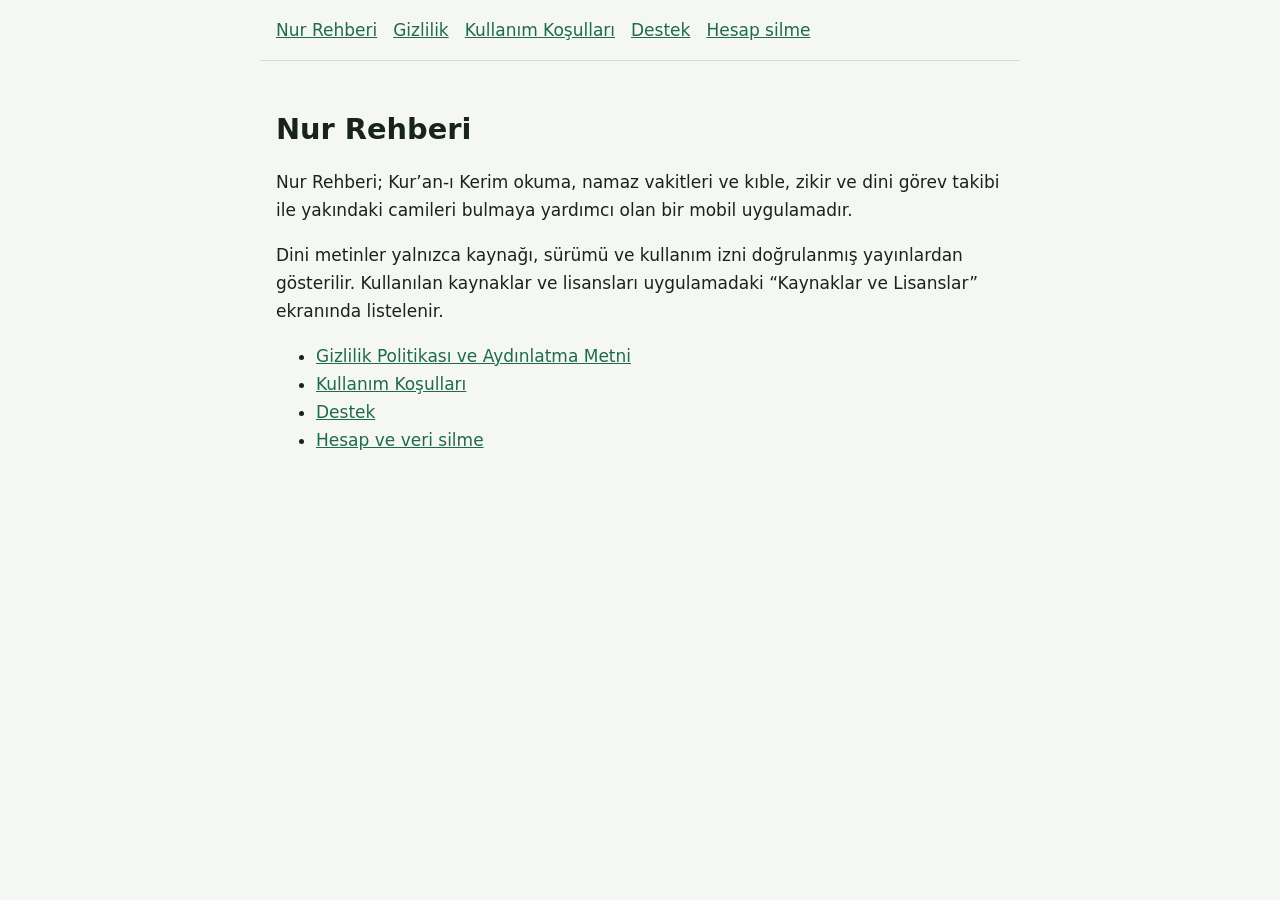
<file: index.html>
<!doctype html>
<html lang="tr">
<head>
<meta charset="utf-8">
<meta name="viewport" content="width=device-width, initial-scale=1">
<title>Nur Rehberi — Nur Rehberi</title>
<link rel="stylesheet" href="style.css">
</head>
<body>
<header><nav aria-label="Site"><a href="index.html">Nur Rehberi</a><a href="gizlilik.html">Gizlilik</a><a href="kosullar.html">Kullanım Koşulları</a><a href="destek.html">Destek</a><a href="hesap-silme.html">Hesap silme</a></nav></header>
<main>
<h1>Nur Rehberi</h1>
<p>Nur Rehberi; Kur’an-ı Kerim okuma, namaz vakitleri ve kıble, zikir ve dini görev takibi ile yakındaki camileri bulmaya yardımcı olan bir mobil uygulamadır.</p>
<p>Dini metinler yalnızca kaynağı, sürümü ve kullanım izni doğrulanmış yayınlardan gösterilir. Kullanılan kaynaklar ve lisansları uygulamadaki “Kaynaklar ve Lisanslar” ekranında listelenir.</p>
<ul>
  <li><a href="gizlilik.html">Gizlilik Politikası ve Aydınlatma Metni</a></li>
  <li><a href="kosullar.html">Kullanım Koşulları</a></li>
  <li><a href="destek.html">Destek</a></li>
  <li><a href="hesap-silme.html">Hesap ve veri silme</a></li>
</ul>
</main>
</body>
</html>
</file>
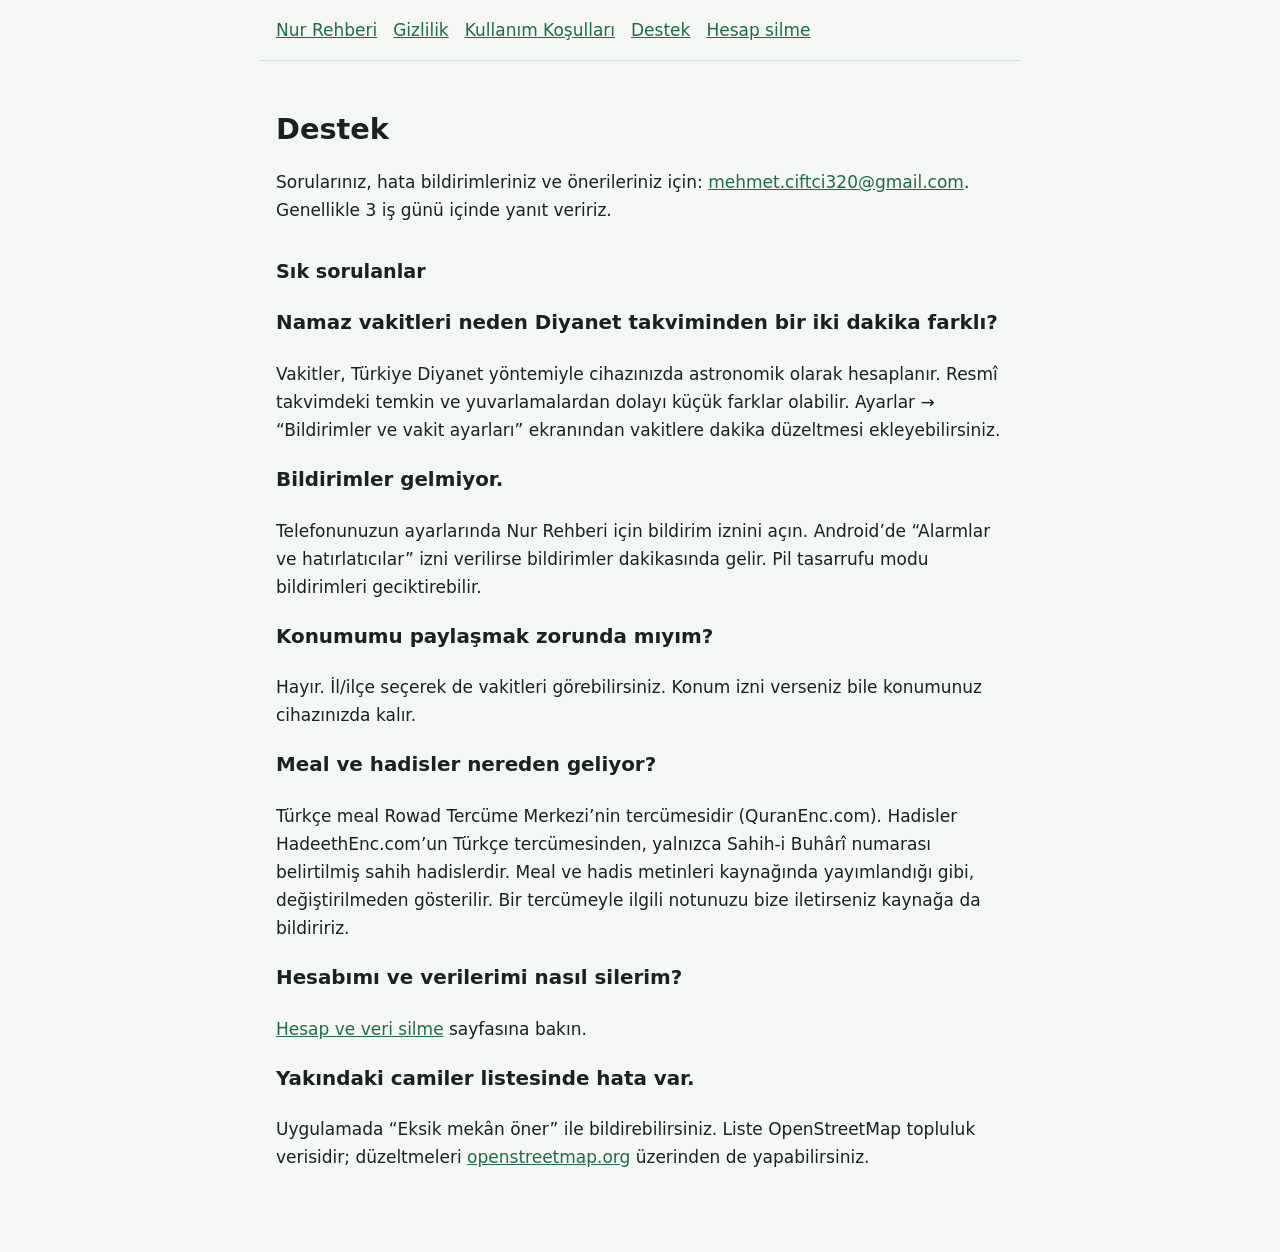
<file: destek.html>
<!doctype html>
<html lang="tr">
<head>
<meta charset="utf-8">
<meta name="viewport" content="width=device-width, initial-scale=1">
<title>Destek — Nur Rehberi</title>
<link rel="stylesheet" href="style.css">
</head>
<body>
<header><nav aria-label="Site"><a href="index.html">Nur Rehberi</a><a href="gizlilik.html">Gizlilik</a><a href="kosullar.html">Kullanım Koşulları</a><a href="destek.html">Destek</a><a href="hesap-silme.html">Hesap silme</a></nav></header>
<main>
<h1>Destek</h1>
<p>Sorularınız, hata bildirimleriniz ve önerileriniz için: <a href="mailto:mehmet.ciftci320@gmail.com">mehmet.ciftci320@gmail.com</a>. Genellikle 3 iş günü içinde yanıt veririz.</p>
<h2>Sık sorulanlar</h2>
<h3>Namaz vakitleri neden Diyanet takviminden bir iki dakika farklı?</h3>
<p>Vakitler, Türkiye Diyanet yöntemiyle cihazınızda astronomik olarak hesaplanır. Resmî takvimdeki temkin ve yuvarlamalardan dolayı küçük farklar olabilir. Ayarlar → “Bildirimler ve vakit ayarları” ekranından vakitlere dakika düzeltmesi ekleyebilirsiniz.</p>
<h3>Bildirimler gelmiyor.</h3>
<p>Telefonunuzun ayarlarında Nur Rehberi için bildirim iznini açın. Android’de “Alarmlar ve hatırlatıcılar” izni verilirse bildirimler dakikasında gelir. Pil tasarrufu modu bildirimleri geciktirebilir.</p>
<h3>Konumumu paylaşmak zorunda mıyım?</h3>
<p>Hayır. İl/ilçe seçerek de vakitleri görebilirsiniz. Konum izni verseniz bile konumunuz cihazınızda kalır.</p>
<h3>Meal ve hadisler nereden geliyor?</h3>
<p>Türkçe meal Rowad Tercüme Merkezi’nin tercümesidir (QuranEnc.com). Hadisler HadeethEnc.com’un Türkçe tercümesinden, yalnızca Sahih-i Buhârî numarası belirtilmiş sahih hadislerdir. Meal ve hadis metinleri kaynağında yayımlandığı gibi, değiştirilmeden gösterilir. Bir tercümeyle ilgili notunuzu bize iletirseniz kaynağa da bildiririz.</p>
<h3>Hesabımı ve verilerimi nasıl silerim?</h3>
<p><a href="hesap-silme.html">Hesap ve veri silme</a> sayfasına bakın.</p>
<h3>Yakındaki camiler listesinde hata var.</h3>
<p>Uygulamada “Eksik mekân öner” ile bildirebilirsiniz. Liste OpenStreetMap topluluk verisidir; düzeltmeleri <a href="https://www.openstreetmap.org" rel="noopener">openstreetmap.org</a> üzerinden de yapabilirsiniz.</p>
</main>
</body>
</html>
</file>
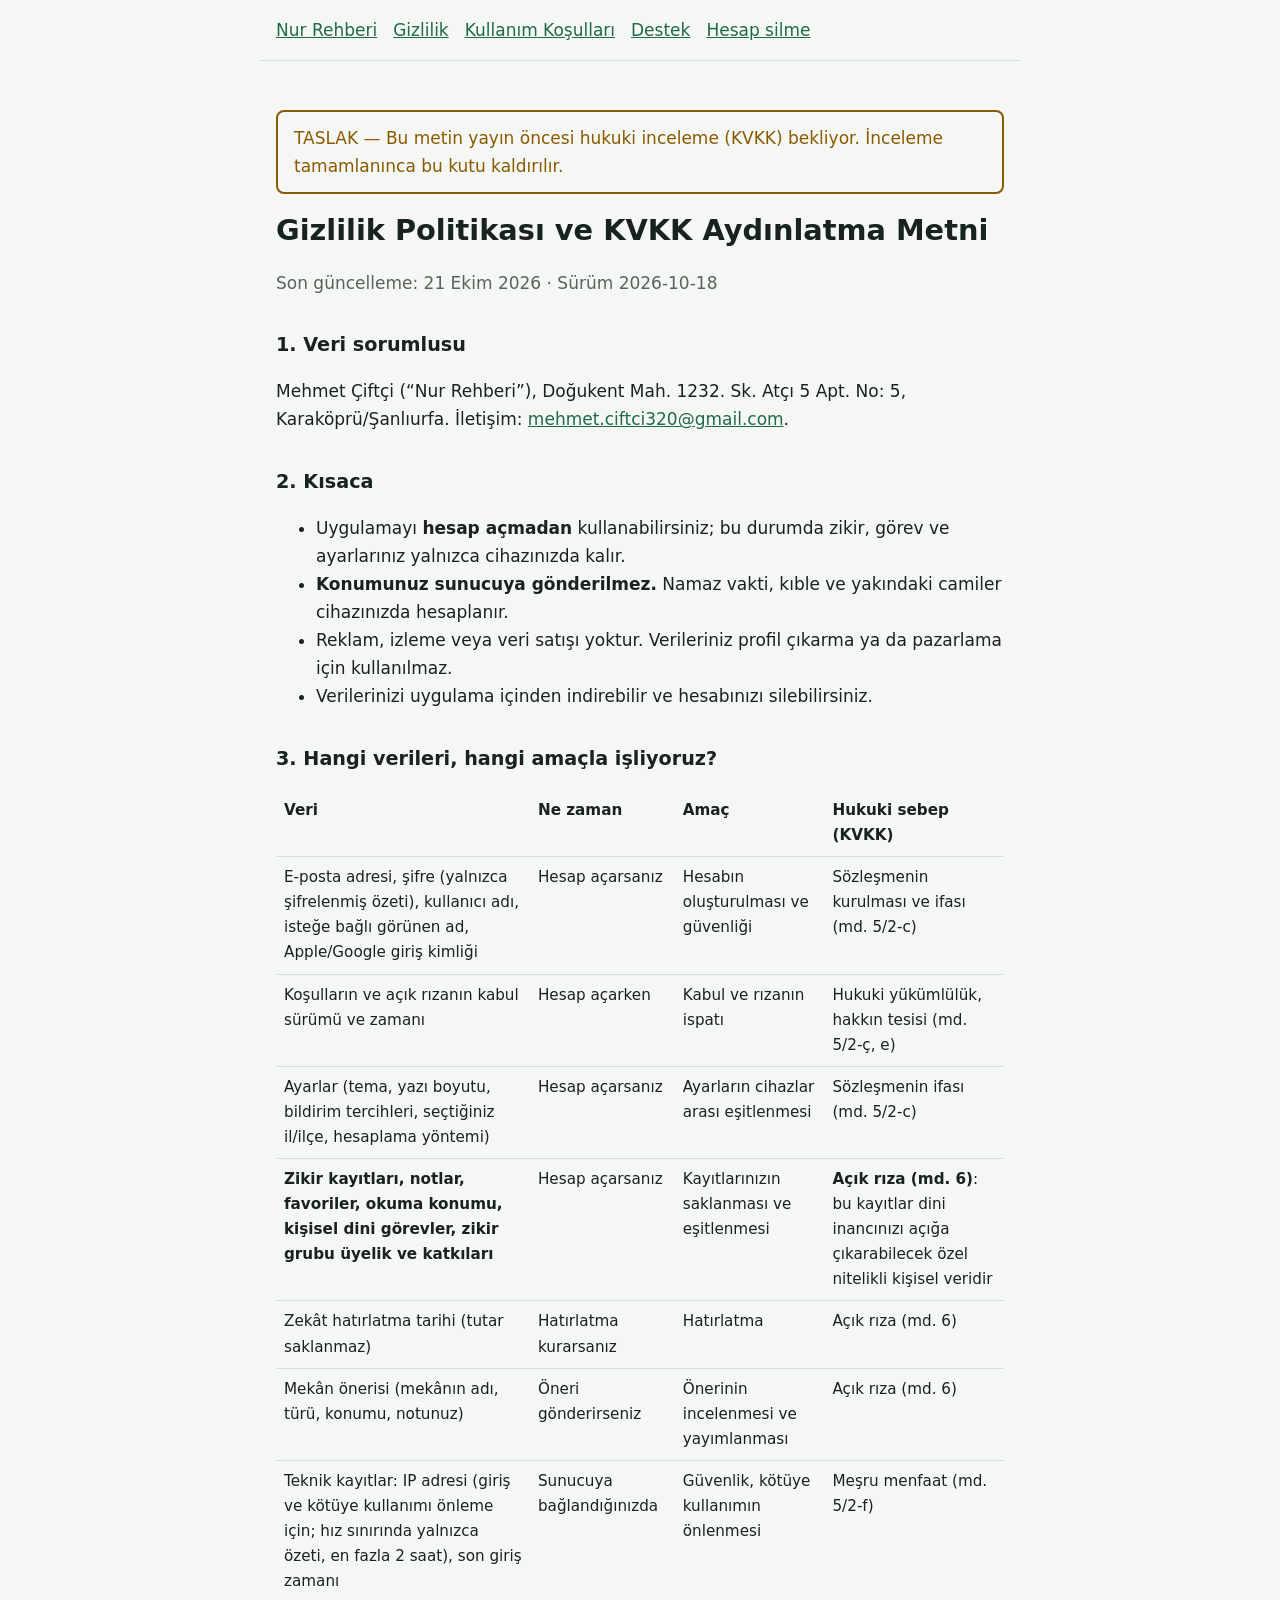
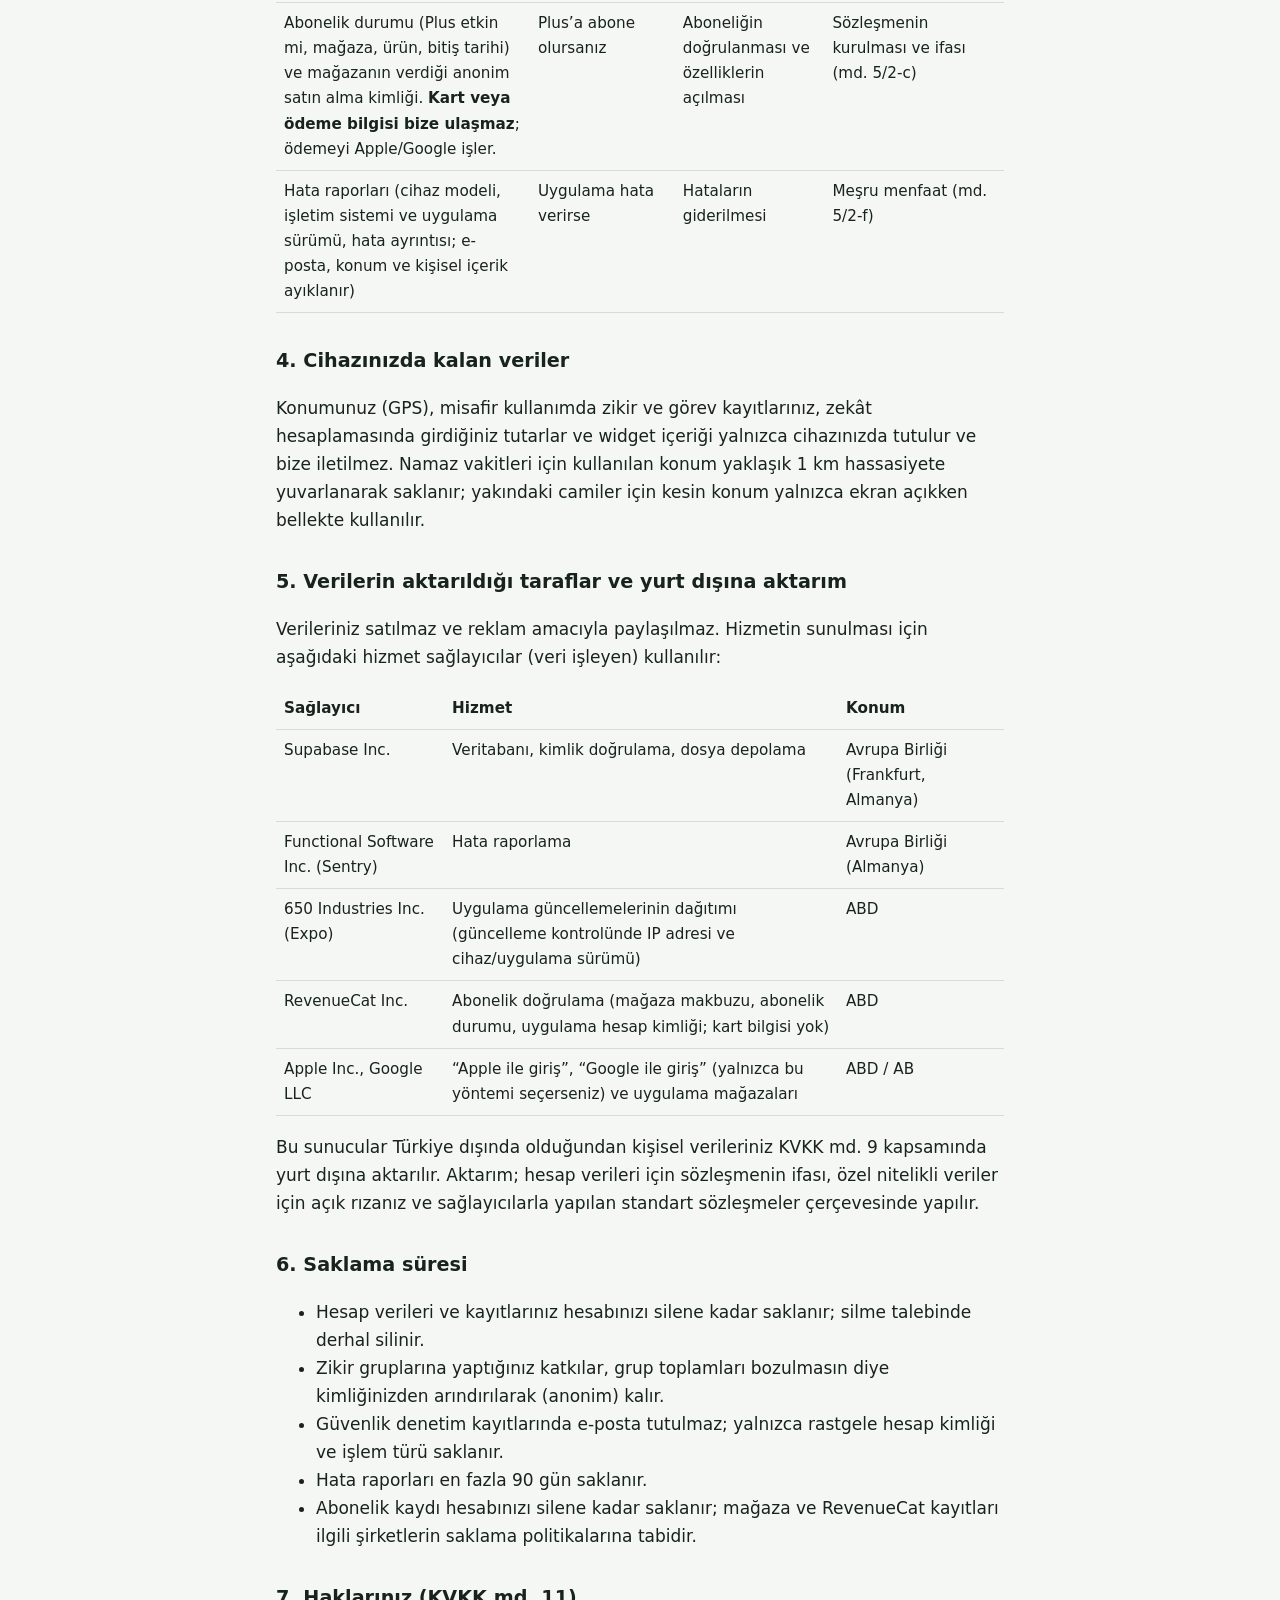
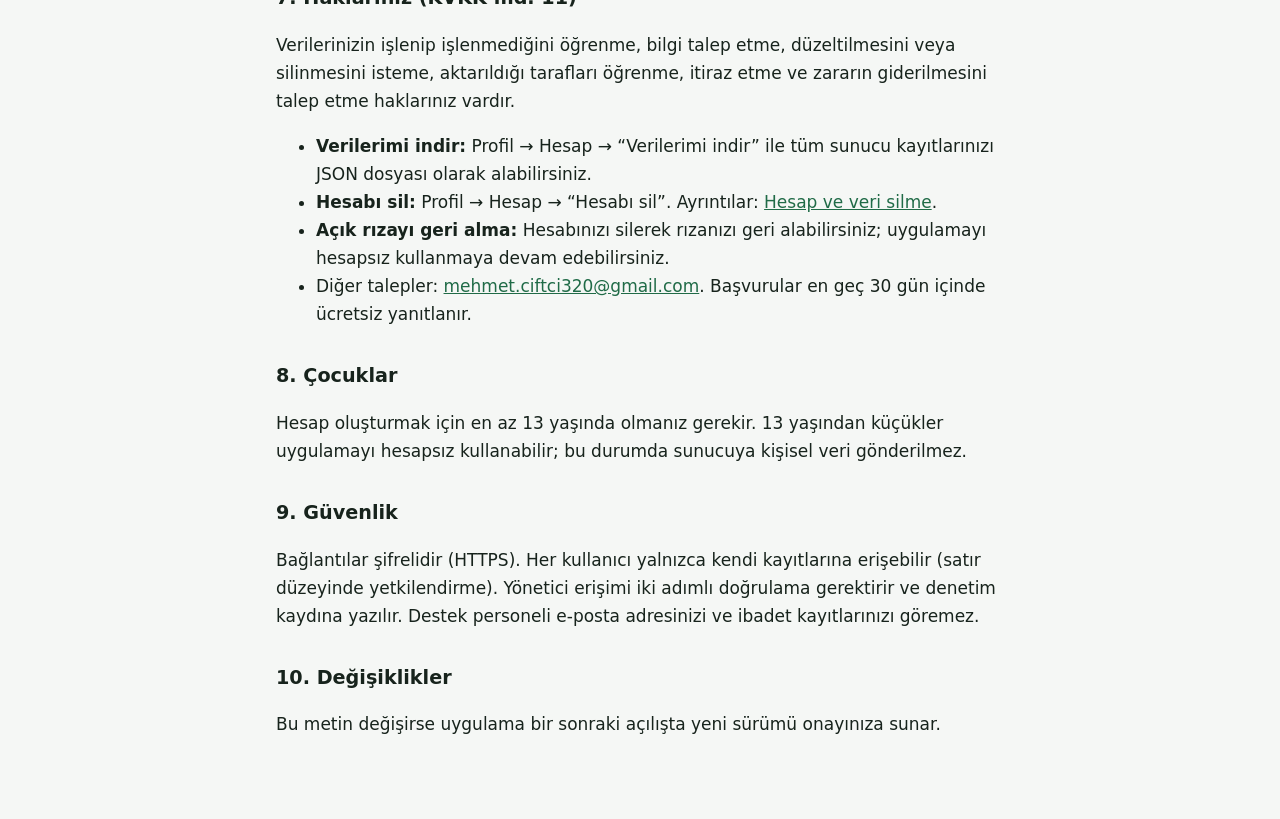
<file: gizlilik.html>
<!doctype html>
<html lang="tr">
<head>
<meta charset="utf-8">
<meta name="viewport" content="width=device-width, initial-scale=1">
<title>Gizlilik Politikası — Nur Rehberi</title>
<link rel="stylesheet" href="style.css">
</head>
<body>
<header><nav aria-label="Site"><a href="index.html">Nur Rehberi</a><a href="gizlilik.html">Gizlilik</a><a href="kosullar.html">Kullanım Koşulları</a><a href="destek.html">Destek</a><a href="hesap-silme.html">Hesap silme</a></nav></header>
<main>
<p class="draft" data-draft>TASLAK — Bu metin yayın öncesi hukuki inceleme (KVKK) bekliyor. İnceleme tamamlanınca bu kutu kaldırılır.</p>
<h1>Gizlilik Politikası ve KVKK Aydınlatma Metni</h1>
<p class="muted">Son güncelleme: 21 Ekim 2026 · Sürüm 2026-10-18</p>

<h2>1. Veri sorumlusu</h2>
<p>Mehmet Çiftçi (“Nur Rehberi”), Doğukent Mah. 1232. Sk. Atçı 5 Apt. No: 5, Karaköprü/Şanlıurfa. İletişim: <a href="mailto:mehmet.ciftci320@gmail.com">mehmet.ciftci320@gmail.com</a>.</p>

<h2>2. Kısaca</h2>
<ul>
  <li>Uygulamayı <strong>hesap açmadan</strong> kullanabilirsiniz; bu durumda zikir, görev ve ayarlarınız yalnızca cihazınızda kalır.</li>
  <li><strong>Konumunuz sunucuya gönderilmez.</strong> Namaz vakti, kıble ve yakındaki camiler cihazınızda hesaplanır.</li>
  <li>Reklam, izleme veya veri satışı yoktur. Verileriniz profil çıkarma ya da pazarlama için kullanılmaz.</li>
  <li>Verilerinizi uygulama içinden indirebilir ve hesabınızı silebilirsiniz.</li>
</ul>

<h2>3. Hangi verileri, hangi amaçla işliyoruz?</h2>
<table>
  <thead><tr><th>Veri</th><th>Ne zaman</th><th>Amaç</th><th>Hukuki sebep (KVKK)</th></tr></thead>
  <tbody>
    <tr><td>E-posta adresi, şifre (yalnızca şifrelenmiş özeti), kullanıcı adı, isteğe bağlı görünen ad, Apple/Google giriş kimliği</td><td>Hesap açarsanız</td><td>Hesabın oluşturulması ve güvenliği</td><td>Sözleşmenin kurulması ve ifası (md. 5/2-c)</td></tr>
    <tr><td>Koşulların ve açık rızanın kabul sürümü ve zamanı</td><td>Hesap açarken</td><td>Kabul ve rızanın ispatı</td><td>Hukuki yükümlülük, hakkın tesisi (md. 5/2-ç, e)</td></tr>
    <tr><td>Ayarlar (tema, yazı boyutu, bildirim tercihleri, seçtiğiniz il/ilçe, hesaplama yöntemi)</td><td>Hesap açarsanız</td><td>Ayarların cihazlar arası eşitlenmesi</td><td>Sözleşmenin ifası (md. 5/2-c)</td></tr>
    <tr><td><strong>Zikir kayıtları, notlar, favoriler, okuma konumu, kişisel dini görevler, zikir grubu üyelik ve katkıları</strong></td><td>Hesap açarsanız</td><td>Kayıtlarınızın saklanması ve eşitlenmesi</td><td><strong>Açık rıza (md. 6)</strong>: bu kayıtlar dini inancınızı açığa çıkarabilecek özel nitelikli kişisel veridir</td></tr>
    <tr><td>Zekât hatırlatma tarihi (tutar saklanmaz)</td><td>Hatırlatma kurarsanız</td><td>Hatırlatma</td><td>Açık rıza (md. 6)</td></tr>
    <tr><td>Mekân önerisi (mekânın adı, türü, konumu, notunuz)</td><td>Öneri gönderirseniz</td><td>Önerinin incelenmesi ve yayımlanması</td><td>Açık rıza (md. 6)</td></tr>
    <tr><td>Teknik kayıtlar: IP adresi (giriş ve kötüye kullanımı önleme için; hız sınırında yalnızca özeti, en fazla 2 saat), son giriş zamanı</td><td>Sunucuya bağlandığınızda</td><td>Güvenlik, kötüye kullanımın önlenmesi</td><td>Meşru menfaat (md. 5/2-f)</td></tr>
    <tr><td>Abonelik durumu (Plus etkin mi, mağaza, ürün, bitiş tarihi) ve mağazanın verdiği anonim satın alma kimliği. <strong>Kart veya ödeme bilgisi bize ulaşmaz</strong>; ödemeyi Apple/Google işler.</td><td>Plus’a abone olursanız</td><td>Aboneliğin doğrulanması ve özelliklerin açılması</td><td>Sözleşmenin kurulması ve ifası (md. 5/2-c)</td></tr>
    <tr><td>Hata raporları (cihaz modeli, işletim sistemi ve uygulama sürümü, hata ayrıntısı; e-posta, konum ve kişisel içerik ayıklanır)</td><td>Uygulama hata verirse</td><td>Hataların giderilmesi</td><td>Meşru menfaat (md. 5/2-f)</td></tr>
  </tbody>
</table>

<h2>4. Cihazınızda kalan veriler</h2>
<p>Konumunuz (GPS), misafir kullanımda zikir ve görev kayıtlarınız, zekât hesaplamasında girdiğiniz tutarlar ve widget içeriği yalnızca cihazınızda tutulur ve bize iletilmez. Namaz vakitleri için kullanılan konum yaklaşık 1 km hassasiyete yuvarlanarak saklanır; yakındaki camiler için kesin konum yalnızca ekran açıkken bellekte kullanılır.</p>

<h2>5. Verilerin aktarıldığı taraflar ve yurt dışına aktarım</h2>
<p>Verileriniz satılmaz ve reklam amacıyla paylaşılmaz. Hizmetin sunulması için aşağıdaki hizmet sağlayıcılar (veri işleyen) kullanılır:</p>
<table>
  <thead><tr><th>Sağlayıcı</th><th>Hizmet</th><th>Konum</th></tr></thead>
  <tbody>
    <tr><td>Supabase Inc.</td><td>Veritabanı, kimlik doğrulama, dosya depolama</td><td>Avrupa Birliği (Frankfurt, Almanya)</td></tr>
    <tr><td>Functional Software Inc. (Sentry)</td><td>Hata raporlama</td><td>Avrupa Birliği (Almanya)</td></tr>
    <tr><td>650 Industries Inc. (Expo)</td><td>Uygulama güncellemelerinin dağıtımı (güncelleme kontrolünde IP adresi ve cihaz/uygulama sürümü)</td><td>ABD</td></tr>
    <tr><td>RevenueCat Inc.</td><td>Abonelik doğrulama (mağaza makbuzu, abonelik durumu, uygulama hesap kimliği; kart bilgisi yok)</td><td>ABD</td></tr>
    <tr><td>Apple Inc., Google LLC</td><td>“Apple ile giriş”, “Google ile giriş” (yalnızca bu yöntemi seçerseniz) ve uygulama mağazaları</td><td>ABD / AB</td></tr>
  </tbody>
</table>
<p>Bu sunucular Türkiye dışında olduğundan kişisel verileriniz KVKK md. 9 kapsamında yurt dışına aktarılır. Aktarım; hesap verileri için sözleşmenin ifası, özel nitelikli veriler için açık rızanız ve sağlayıcılarla yapılan standart sözleşmeler çerçevesinde yapılır.</p>

<h2>6. Saklama süresi</h2>
<ul>
  <li>Hesap verileri ve kayıtlarınız hesabınızı silene kadar saklanır; silme talebinde derhal silinir.</li>
  <li>Zikir gruplarına yaptığınız katkılar, grup toplamları bozulmasın diye kimliğinizden arındırılarak (anonim) kalır.</li>
  <li>Güvenlik denetim kayıtlarında e-posta tutulmaz; yalnızca rastgele hesap kimliği ve işlem türü saklanır.</li>
  <li>Hata raporları en fazla 90 gün saklanır.</li>
  <li>Abonelik kaydı hesabınızı silene kadar saklanır; mağaza ve RevenueCat kayıtları ilgili şirketlerin saklama politikalarına tabidir.</li>
</ul>

<h2>7. Haklarınız (KVKK md. 11)</h2>
<p>Verilerinizin işlenip işlenmediğini öğrenme, bilgi talep etme, düzeltilmesini veya silinmesini isteme, aktarıldığı tarafları öğrenme, itiraz etme ve zararın giderilmesini talep etme haklarınız vardır.</p>
<ul>
  <li><strong>Verilerimi indir:</strong> Profil → Hesap → “Verilerimi indir” ile tüm sunucu kayıtlarınızı JSON dosyası olarak alabilirsiniz.</li>
  <li><strong>Hesabı sil:</strong> Profil → Hesap → “Hesabı sil”. Ayrıntılar: <a href="hesap-silme.html">Hesap ve veri silme</a>.</li>
  <li><strong>Açık rızayı geri alma:</strong> Hesabınızı silerek rızanızı geri alabilirsiniz; uygulamayı hesapsız kullanmaya devam edebilirsiniz.</li>
  <li>Diğer talepler: <a href="mailto:mehmet.ciftci320@gmail.com">mehmet.ciftci320@gmail.com</a>. Başvurular en geç 30 gün içinde ücretsiz yanıtlanır.</li>
</ul>

<h2>8. Çocuklar</h2>
<p>Hesap oluşturmak için en az 13 yaşında olmanız gerekir. 13 yaşından küçükler uygulamayı hesapsız kullanabilir; bu durumda sunucuya kişisel veri gönderilmez.</p>

<h2>9. Güvenlik</h2>
<p>Bağlantılar şifrelidir (HTTPS). Her kullanıcı yalnızca kendi kayıtlarına erişebilir (satır düzeyinde yetkilendirme). Yönetici erişimi iki adımlı doğrulama gerektirir ve denetim kaydına yazılır. Destek personeli e-posta adresinizi ve ibadet kayıtlarınızı göremez.</p>

<h2>10. Değişiklikler</h2>
<p>Bu metin değişirse uygulama bir sonraki açılışta yeni sürümü onayınıza sunar.</p>
</main>
</body>
</html>
</file>
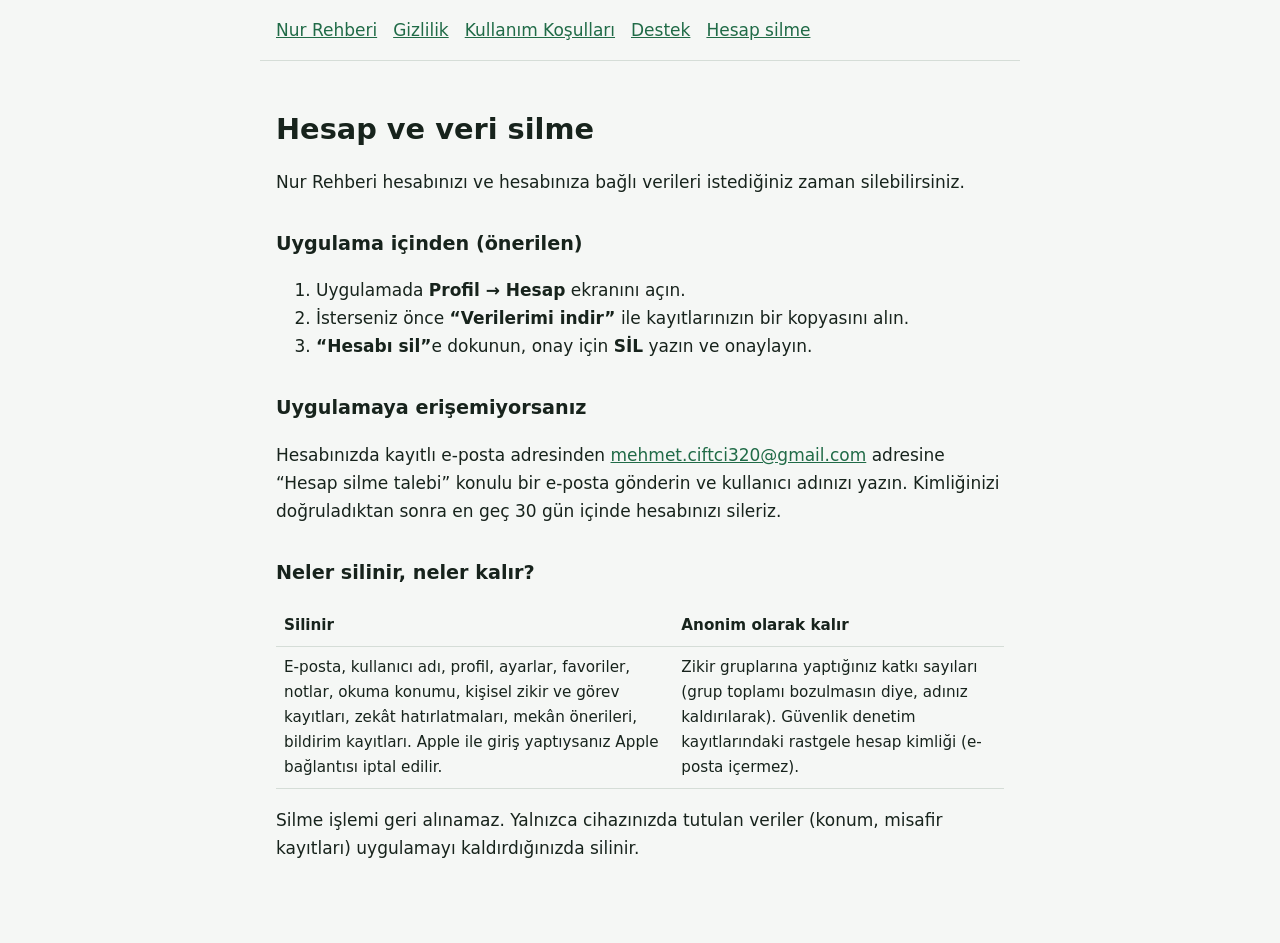
<file: hesap-silme.html>
<!doctype html>
<html lang="tr">
<head>
<meta charset="utf-8">
<meta name="viewport" content="width=device-width, initial-scale=1">
<title>Hesap ve veri silme — Nur Rehberi</title>
<link rel="stylesheet" href="style.css">
</head>
<body>
<header><nav aria-label="Site"><a href="index.html">Nur Rehberi</a><a href="gizlilik.html">Gizlilik</a><a href="kosullar.html">Kullanım Koşulları</a><a href="destek.html">Destek</a><a href="hesap-silme.html">Hesap silme</a></nav></header>
<main>
<h1>Hesap ve veri silme</h1>
<p>Nur Rehberi hesabınızı ve hesabınıza bağlı verileri istediğiniz zaman silebilirsiniz.</p>
<h2>Uygulama içinden (önerilen)</h2>
<ol>
  <li>Uygulamada <strong>Profil → Hesap</strong> ekranını açın.</li>
  <li>İsterseniz önce <strong>“Verilerimi indir”</strong> ile kayıtlarınızın bir kopyasını alın.</li>
  <li><strong>“Hesabı sil”</strong>e dokunun, onay için <strong>SİL</strong> yazın ve onaylayın.</li>
</ol>
<h2>Uygulamaya erişemiyorsanız</h2>
<p>Hesabınızda kayıtlı e-posta adresinden <a href="mailto:mehmet.ciftci320@gmail.com?subject=Hesap%20silme%20talebi">mehmet.ciftci320@gmail.com</a> adresine “Hesap silme talebi” konulu bir e-posta gönderin ve kullanıcı adınızı yazın. Kimliğinizi doğruladıktan sonra en geç 30 gün içinde hesabınızı sileriz.</p>
<h2>Neler silinir, neler kalır?</h2>
<table>
  <thead><tr><th>Silinir</th><th>Anonim olarak kalır</th></tr></thead>
  <tbody>
    <tr>
      <td>E-posta, kullanıcı adı, profil, ayarlar, favoriler, notlar, okuma konumu, kişisel zikir ve görev kayıtları, zekât hatırlatmaları, mekân önerileri, bildirim kayıtları. Apple ile giriş yaptıysanız Apple bağlantısı iptal edilir.</td>
      <td>Zikir gruplarına yaptığınız katkı sayıları (grup toplamı bozulmasın diye, adınız kaldırılarak). Güvenlik denetim kayıtlarındaki rastgele hesap kimliği (e-posta içermez).</td>
    </tr>
  </tbody>
</table>
<p>Silme işlemi geri alınamaz. Yalnızca cihazınızda tutulan veriler (konum, misafir kayıtları) uygulamayı kaldırdığınızda silinir.</p>
</main>
</body>
</html>
</file>
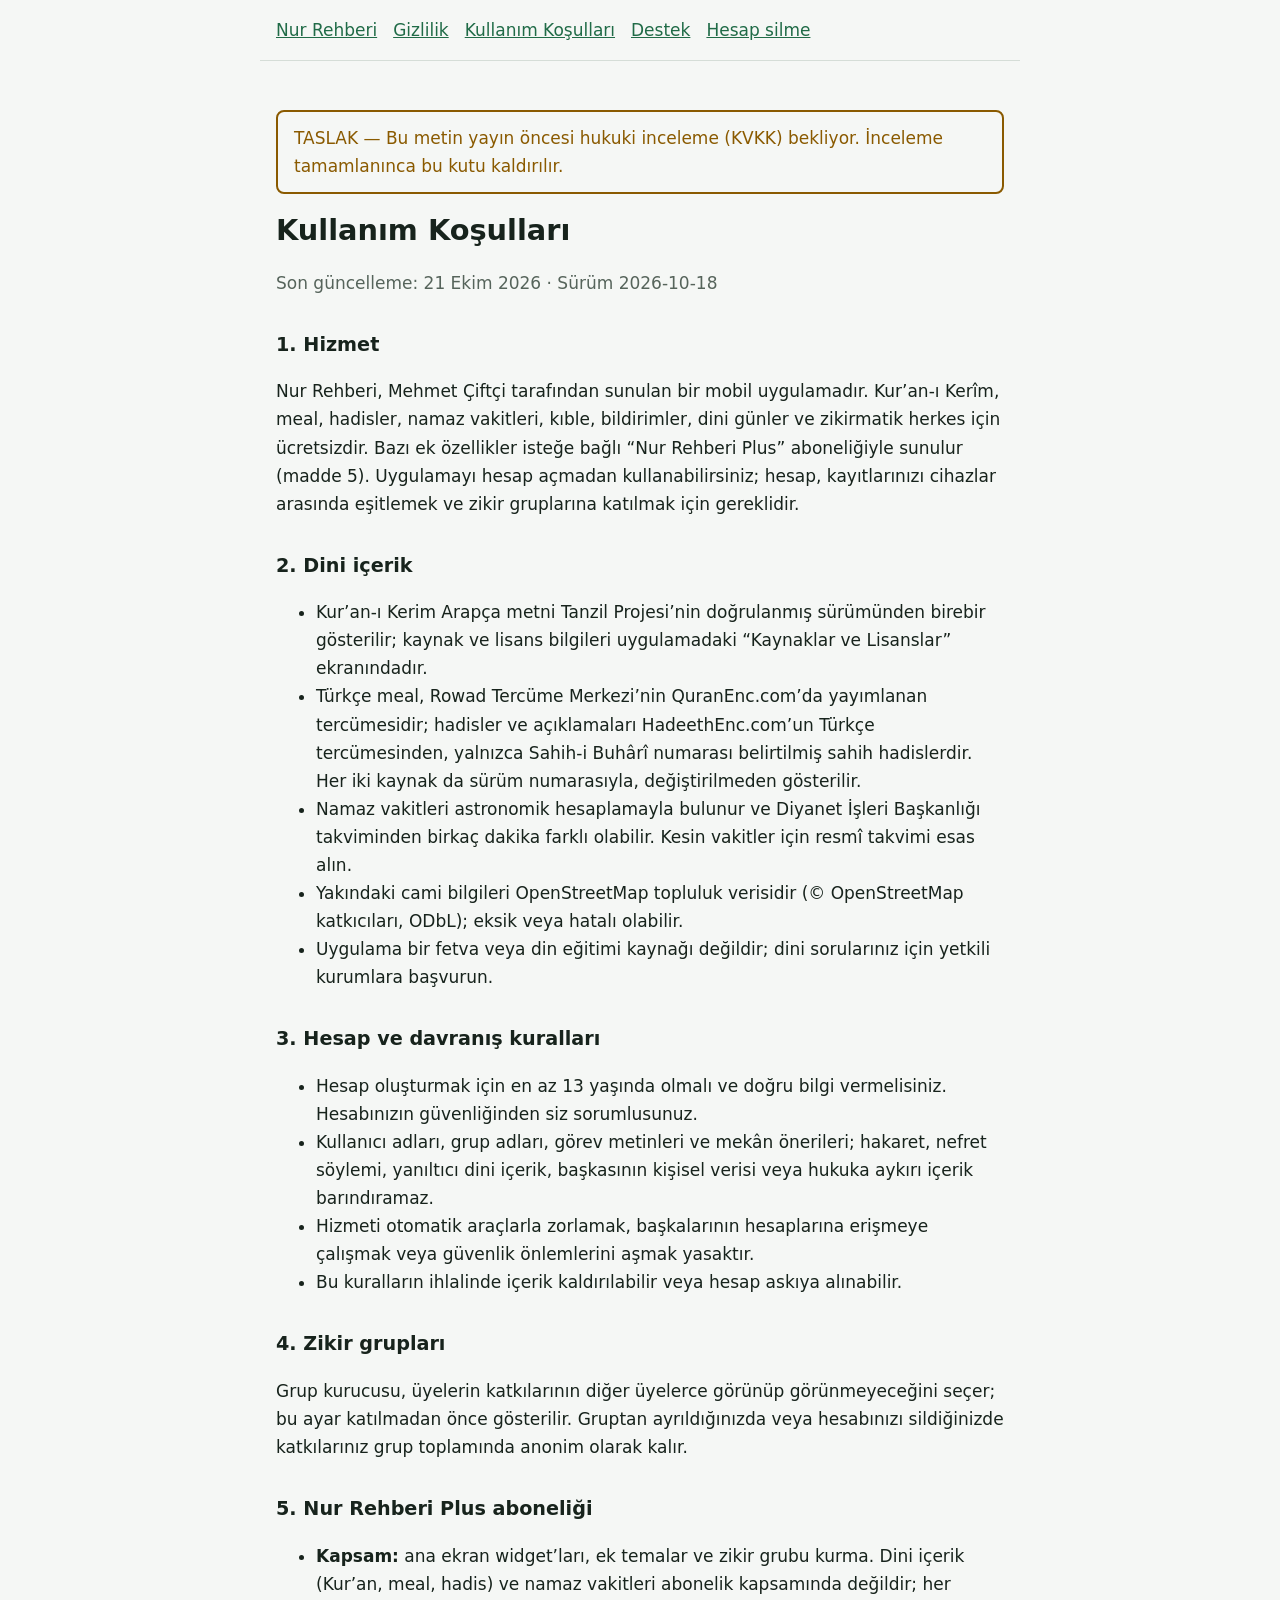
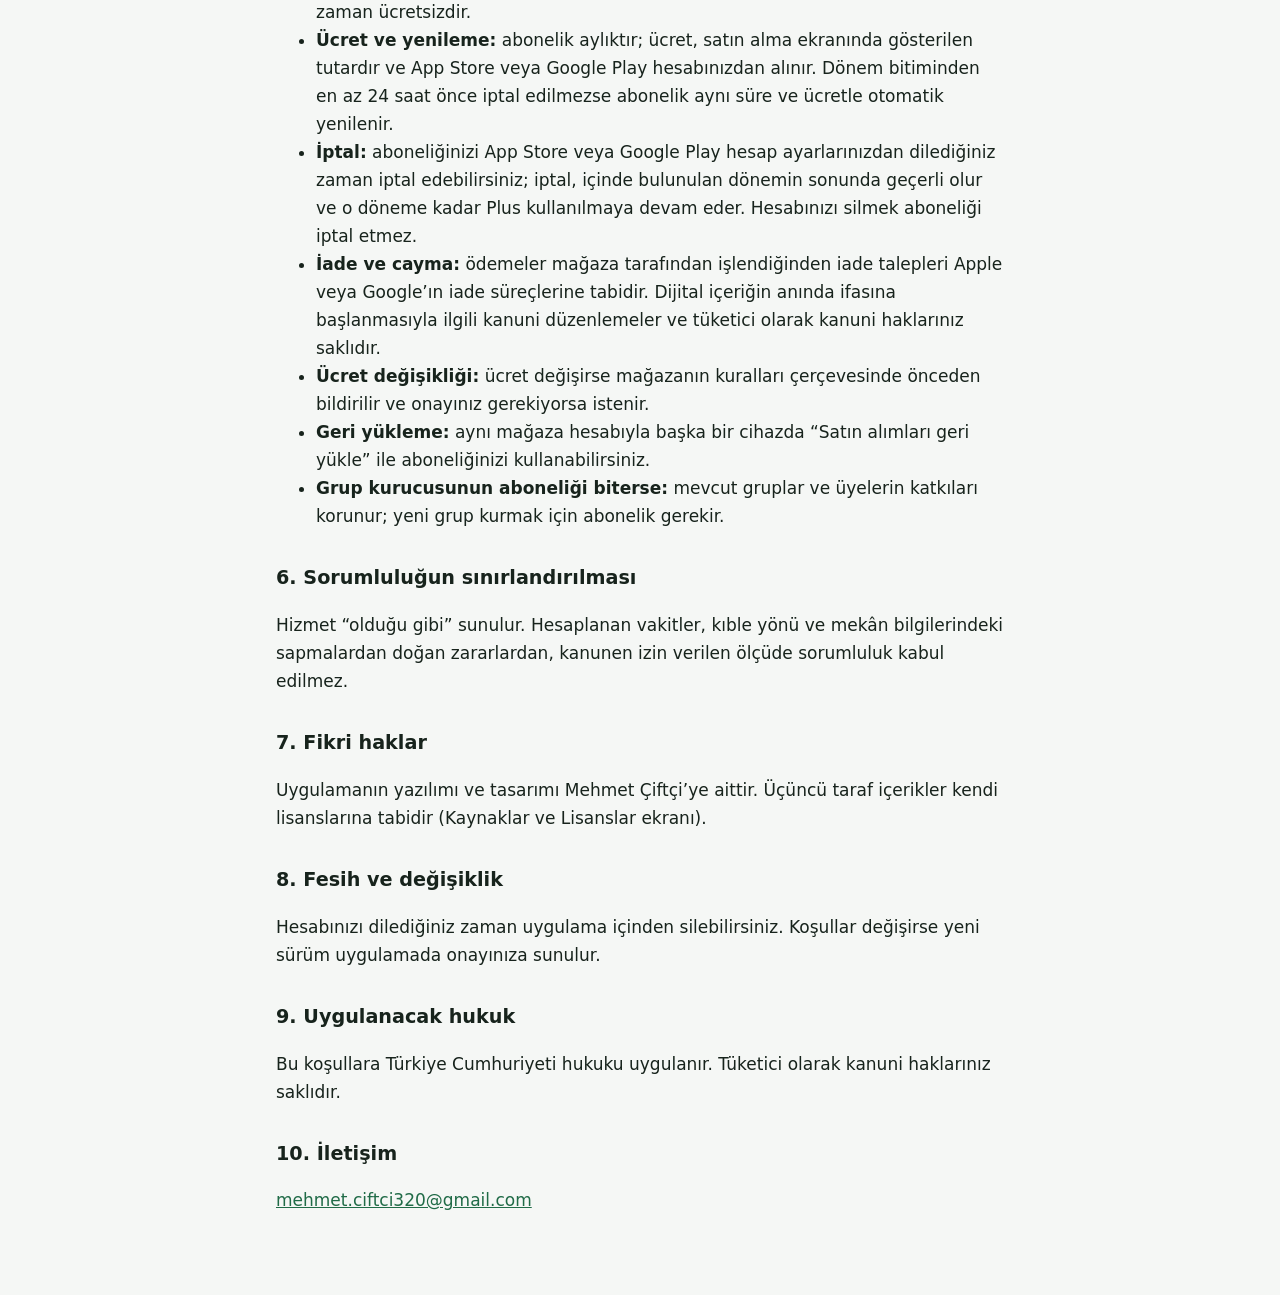
<file: kosullar.html>
<!doctype html>
<html lang="tr">
<head>
<meta charset="utf-8">
<meta name="viewport" content="width=device-width, initial-scale=1">
<title>Kullanım Koşulları — Nur Rehberi</title>
<link rel="stylesheet" href="style.css">
</head>
<body>
<header><nav aria-label="Site"><a href="index.html">Nur Rehberi</a><a href="gizlilik.html">Gizlilik</a><a href="kosullar.html">Kullanım Koşulları</a><a href="destek.html">Destek</a><a href="hesap-silme.html">Hesap silme</a></nav></header>
<main>
<p class="draft" data-draft>TASLAK — Bu metin yayın öncesi hukuki inceleme (KVKK) bekliyor. İnceleme tamamlanınca bu kutu kaldırılır.</p>
<h1>Kullanım Koşulları</h1>
<p class="muted">Son güncelleme: 21 Ekim 2026 · Sürüm 2026-10-18</p>

<h2>1. Hizmet</h2>
<p>Nur Rehberi, Mehmet Çiftçi tarafından sunulan bir mobil uygulamadır. Kur’an-ı Kerîm, meal, hadisler, namaz vakitleri, kıble, bildirimler, dini günler ve zikirmatik herkes için ücretsizdir. Bazı ek özellikler isteğe bağlı “Nur Rehberi Plus” aboneliğiyle sunulur (madde 5). Uygulamayı hesap açmadan kullanabilirsiniz; hesap, kayıtlarınızı cihazlar arasında eşitlemek ve zikir gruplarına katılmak için gereklidir.</p>

<h2>2. Dini içerik</h2>
<ul>
  <li>Kur’an-ı Kerim Arapça metni Tanzil Projesi’nin doğrulanmış sürümünden birebir gösterilir; kaynak ve lisans bilgileri uygulamadaki “Kaynaklar ve Lisanslar” ekranındadır.</li>
  <li>Türkçe meal, Rowad Tercüme Merkezi’nin QuranEnc.com’da yayımlanan tercümesidir; hadisler ve açıklamaları HadeethEnc.com’un Türkçe tercümesinden, yalnızca Sahih-i Buhârî numarası belirtilmiş sahih hadislerdir. Her iki kaynak da sürüm numarasıyla, değiştirilmeden gösterilir.</li>
  <li>Namaz vakitleri astronomik hesaplamayla bulunur ve Diyanet İşleri Başkanlığı takviminden birkaç dakika farklı olabilir. Kesin vakitler için resmî takvimi esas alın.</li>
  <li>Yakındaki cami bilgileri OpenStreetMap topluluk verisidir (© OpenStreetMap katkıcıları, ODbL); eksik veya hatalı olabilir.</li>
  <li>Uygulama bir fetva veya din eğitimi kaynağı değildir; dini sorularınız için yetkili kurumlara başvurun.</li>
</ul>

<h2>3. Hesap ve davranış kuralları</h2>
<ul>
  <li>Hesap oluşturmak için en az 13 yaşında olmalı ve doğru bilgi vermelisiniz. Hesabınızın güvenliğinden siz sorumlusunuz.</li>
  <li>Kullanıcı adları, grup adları, görev metinleri ve mekân önerileri; hakaret, nefret söylemi, yanıltıcı dini içerik, başkasının kişisel verisi veya hukuka aykırı içerik barındıramaz.</li>
  <li>Hizmeti otomatik araçlarla zorlamak, başkalarının hesaplarına erişmeye çalışmak veya güvenlik önlemlerini aşmak yasaktır.</li>
  <li>Bu kuralların ihlalinde içerik kaldırılabilir veya hesap askıya alınabilir.</li>
</ul>

<h2>4. Zikir grupları</h2>
<p>Grup kurucusu, üyelerin katkılarının diğer üyelerce görünüp görünmeyeceğini seçer; bu ayar katılmadan önce gösterilir. Gruptan ayrıldığınızda veya hesabınızı sildiğinizde katkılarınız grup toplamında anonim olarak kalır.</p>

<h2>5. Nur Rehberi Plus aboneliği</h2>
<ul>
  <li><strong>Kapsam:</strong> ana ekran widget’ları, ek temalar ve zikir grubu kurma. Dini içerik (Kur’an, meal, hadis) ve namaz vakitleri abonelik kapsamında değildir; her zaman ücretsizdir.</li>
  <li><strong>Ücret ve yenileme:</strong> abonelik aylıktır; ücret, satın alma ekranında gösterilen tutardır ve App Store veya Google Play hesabınızdan alınır. Dönem bitiminden en az 24 saat önce iptal edilmezse abonelik aynı süre ve ücretle otomatik yenilenir.</li>
  <li><strong>İptal:</strong> aboneliğinizi App Store veya Google Play hesap ayarlarınızdan dilediğiniz zaman iptal edebilirsiniz; iptal, içinde bulunulan dönemin sonunda geçerli olur ve o döneme kadar Plus kullanılmaya devam eder. Hesabınızı silmek aboneliği iptal etmez.</li>
  <li><strong>İade ve cayma:</strong> ödemeler mağaza tarafından işlendiğinden iade talepleri Apple veya Google’ın iade süreçlerine tabidir. Dijital içeriğin anında ifasına başlanmasıyla ilgili kanuni düzenlemeler ve tüketici olarak kanuni haklarınız saklıdır.</li>
  <li><strong>Ücret değişikliği:</strong> ücret değişirse mağazanın kuralları çerçevesinde önceden bildirilir ve onayınız gerekiyorsa istenir.</li>
  <li><strong>Geri yükleme:</strong> aynı mağaza hesabıyla başka bir cihazda “Satın alımları geri yükle” ile aboneliğinizi kullanabilirsiniz.</li>
  <li><strong>Grup kurucusunun aboneliği biterse:</strong> mevcut gruplar ve üyelerin katkıları korunur; yeni grup kurmak için abonelik gerekir.</li>
</ul>

<h2>6. Sorumluluğun sınırlandırılması</h2>
<p>Hizmet “olduğu gibi” sunulur. Hesaplanan vakitler, kıble yönü ve mekân bilgilerindeki sapmalardan doğan zararlardan, kanunen izin verilen ölçüde sorumluluk kabul edilmez.</p>

<h2>7. Fikri haklar</h2>
<p>Uygulamanın yazılımı ve tasarımı Mehmet Çiftçi’ye aittir. Üçüncü taraf içerikler kendi lisanslarına tabidir (Kaynaklar ve Lisanslar ekranı).</p>

<h2>8. Fesih ve değişiklik</h2>
<p>Hesabınızı dilediğiniz zaman uygulama içinden silebilirsiniz. Koşullar değişirse yeni sürüm uygulamada onayınıza sunulur.</p>

<h2>9. Uygulanacak hukuk</h2>
<p>Bu koşullara Türkiye Cumhuriyeti hukuku uygulanır. Tüketici olarak kanuni haklarınız saklıdır.</p>

<h2>10. İletişim</h2>
<p><a href="mailto:mehmet.ciftci320@gmail.com">mehmet.ciftci320@gmail.com</a></p>
</main>
</body>
</html>
</file>
<file: style.css>
:root { --bg: #f5f7f5; --text: #17231c; --muted: #56645b; --primary: #206b47; --border: #d5ddd7; --warn: #8a5a00; color-scheme: light dark; }
@media (prefers-color-scheme: dark) { :root { --bg: #0f1612; --text: #e6ece8; --muted: #a3b0a8; --primary: #5fbf8b; --border: #2d3a32; --warn: #e8c172; } }
* { box-sizing: border-box; }
body { margin: 0; background: var(--bg); color: var(--text); font: 17px/1.65 system-ui, -apple-system, 'Segoe UI', sans-serif; }
main { max-width: 760px; margin: 0 auto; padding: 2rem 1rem 4rem; }
header nav { display: flex; gap: 1rem; flex-wrap: wrap; padding: 1rem; max-width: 760px; margin: 0 auto; border-bottom: 1px solid var(--border); }
a { color: var(--primary); }
h1 { font-size: 1.8rem; line-height: 1.25; }
h2 { font-size: 1.2rem; margin-top: 2rem; }
table { width: 100%; border-collapse: collapse; font-size: .95rem; }
th, td { text-align: left; border-bottom: 1px solid var(--border); padding: .5rem; vertical-align: top; }
.muted { color: var(--muted); }
.draft { border: 2px solid var(--warn); color: var(--warn); padding: .75rem 1rem; border-radius: 8px; }
</file>
